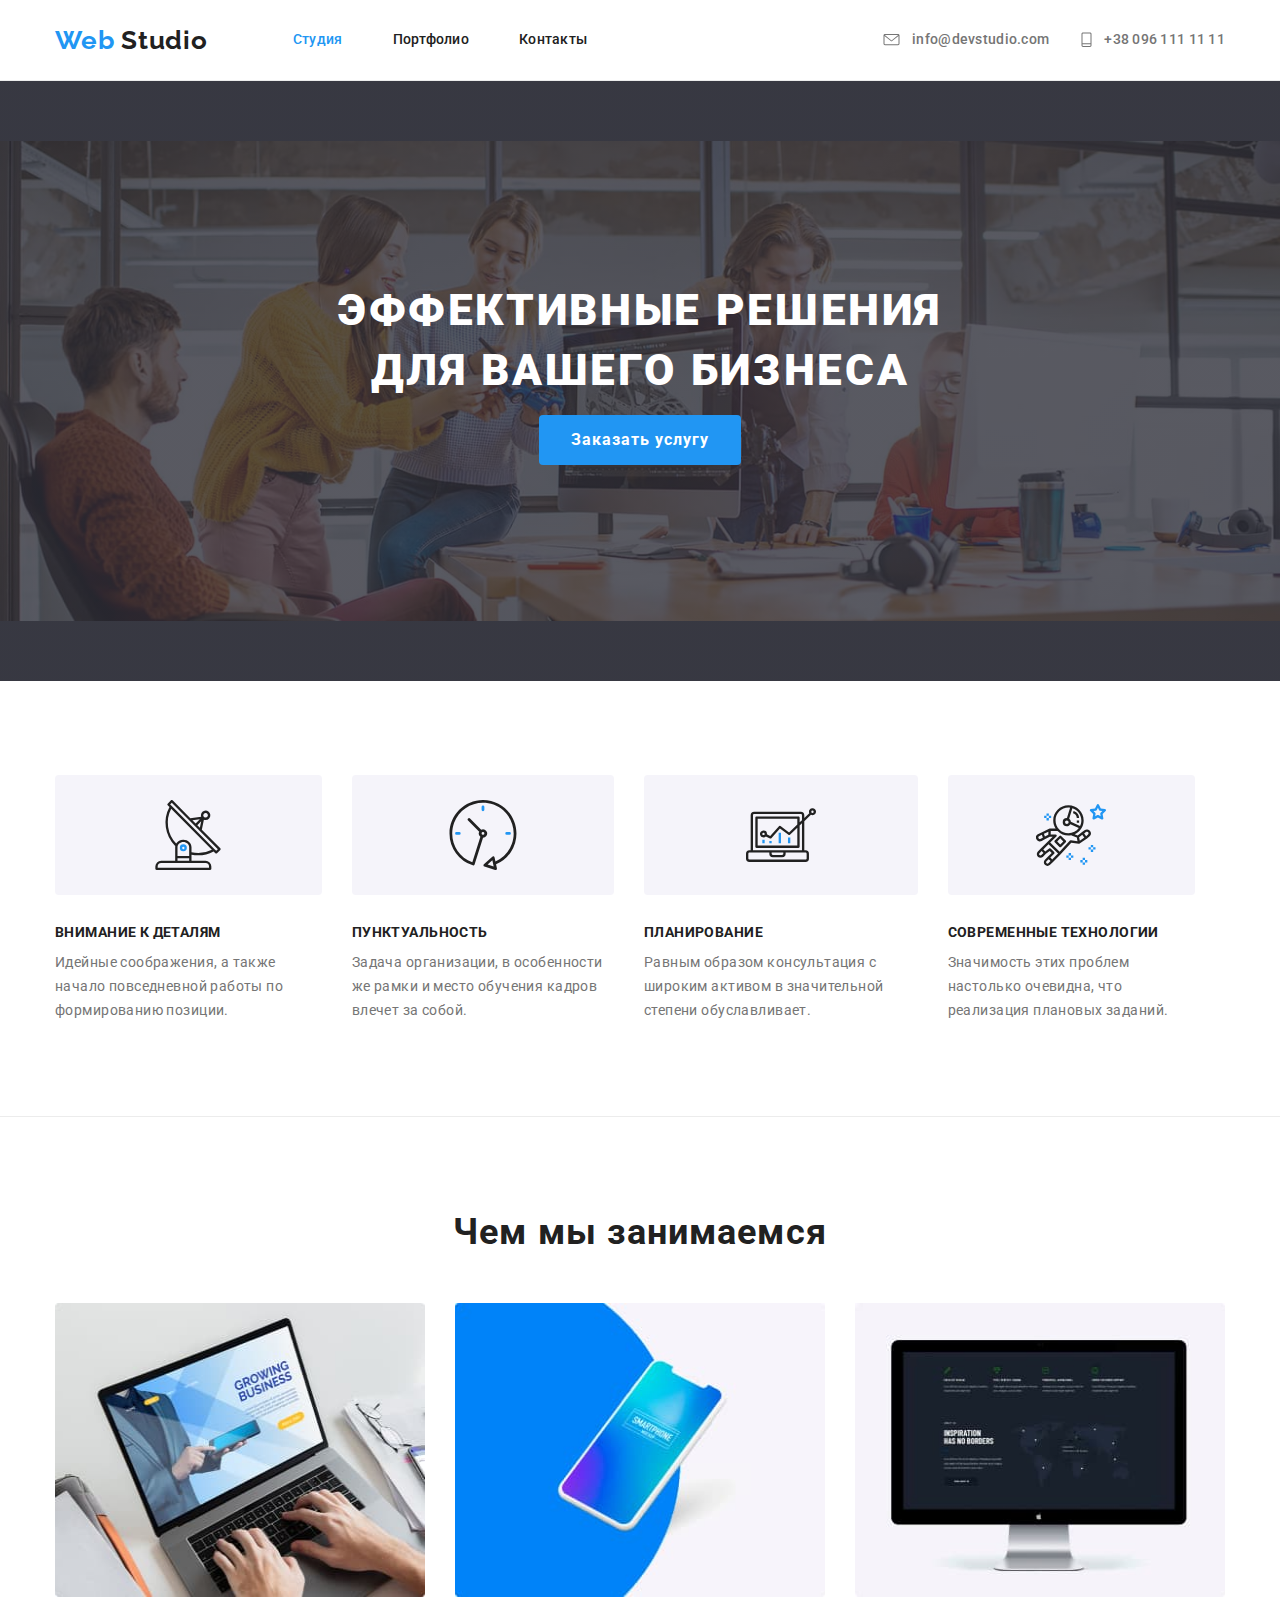
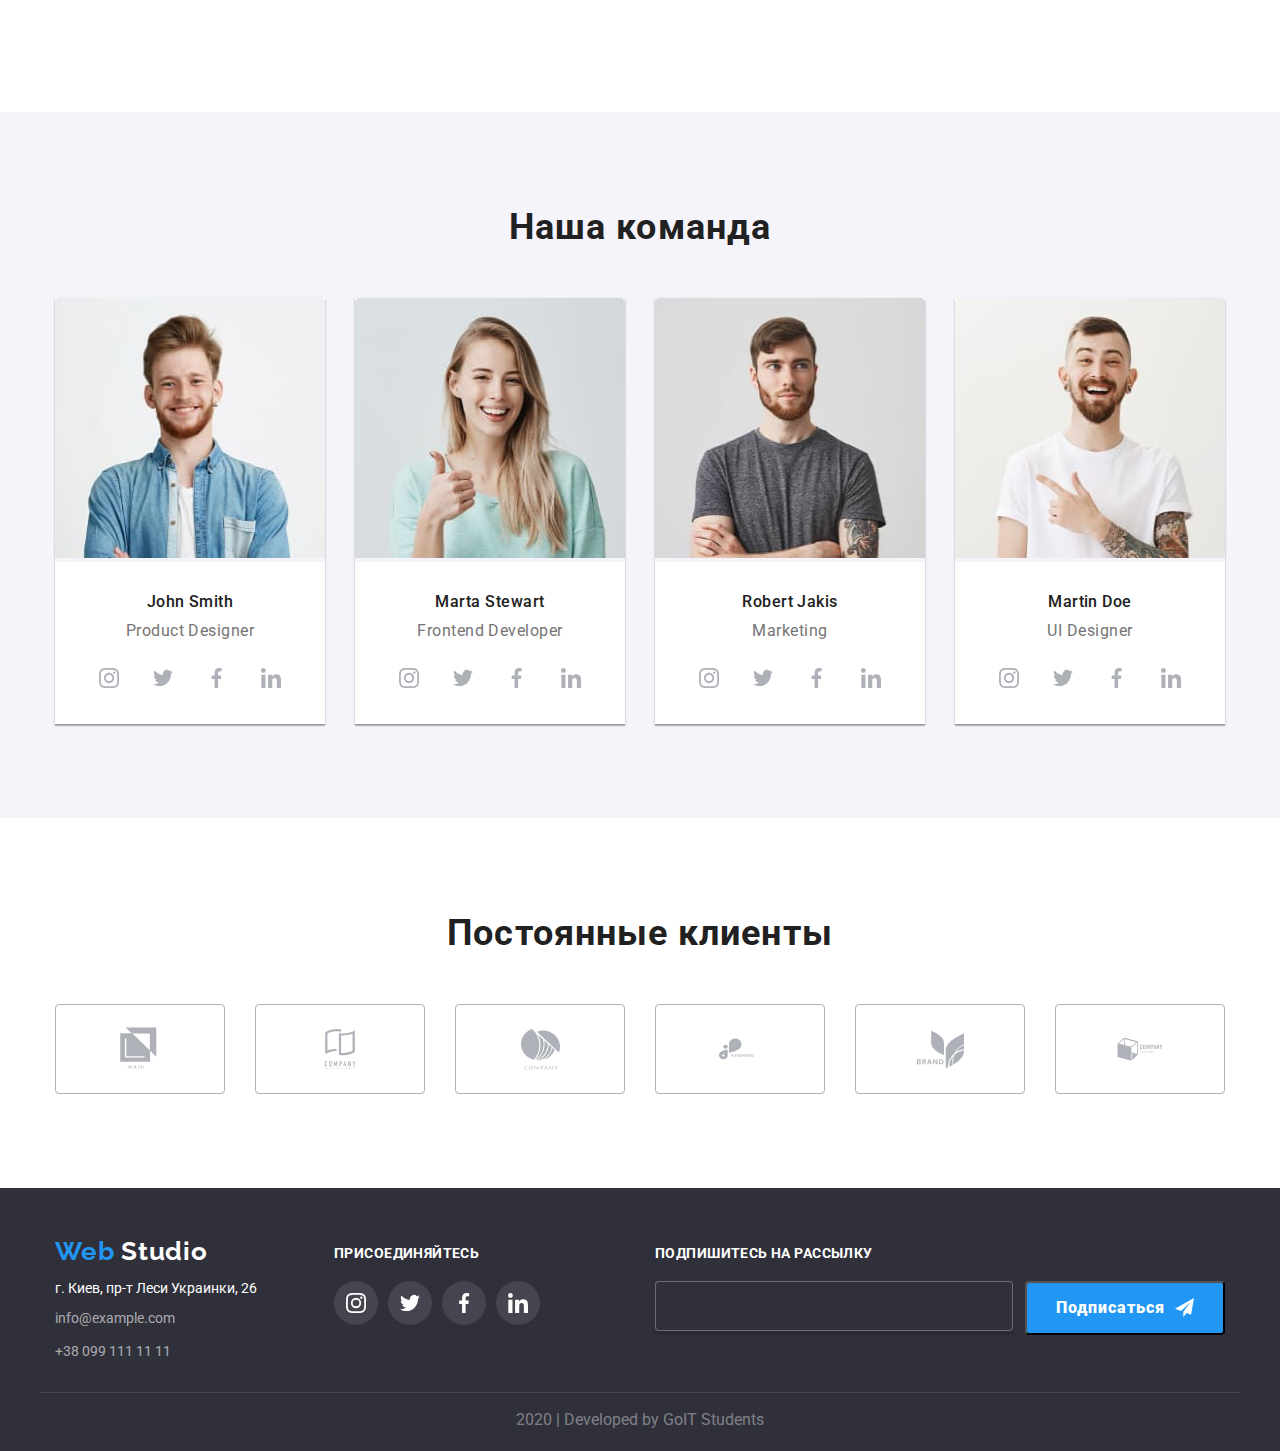
<file: index.html>
<!DOCTYPE html>
<html lang="ru">
  <head>
    <meta charset="UTF-8" />
    <meta name="viewport" content="width=device-width, initial-scale=1.0" />
    <meta http-equiv="X-UA-Compatible" content="IE=Edge" />
    <title>Web Studio v.1</title>
    <link
      href="https://fonts.googleapis.com/css2?family=Raleway:wght@700&family=Roboto:wght@400;500;700;900&display=swap"
      rel="stylesheet"
    />
    <link
      rel="stylesheet"
      href="https://cdnjs.cloudflare.com/ajax/libs/modern-normalize/0.6.0/modern-normalize.min.css"
    />
    <link rel="stylesheet" href="./css/styles.css" />
  </head>

  <body class="page">
    <!-- Шапка сайта -->
    <header class="page-header">
      <div class="container main-nav">
        <nav class="container-nav">
          <a href="./index.html" class="logo">
            Web <span class="logo-studio">Studio</span>
          </a>
          <ul class="site-nav list">
            <li class="item">
              <a href="./index.html" class="link current">Студия</a>
            </li>
            <li class="item">
              <a href="./portfolio.html" class="link">Портфолио</a>
            </li>
            <li class="item"><a href="" class="link">Контакты</a></li>
          </ul>
        </nav>
        <ul class="communication list">
          <li class="item">
            <a href="mailto:info@devstudio.com" target="_blank" class="link">
              <svg class="mail">
                <use
                  href="./images/sprite.svg#mail"
                  width="21px"
                  height="16px"
                ></use>
              </svg>
              info@devstudio.com
            </a>
          </li>
          <li class="item">
            <a href="tel:380961111111" class="link">
              <svg class="telephone">
                <use
                  href="./images/sprite.svg#telefon"
                  width="15px"
                  height="20px"
                ></use>
              </svg>
              +38 096 111 11 11
            </a>
          </li>
        </ul>
      </div>
    </header>

    <main>
      <!-- Герой -->
      <div class="hero">
        <section class="heading">
          <h1 class="hero-title">
            ЭФФЕКТИВНЫЕ РЕШЕНИЯ ДЛЯ ВАШЕГО БИЗНЕСА
          </h1>
          <a href="" target="_blank" class="button-primary">Заказать услугу</a>
        </section>
      </div>
      <!-- Наши преимущества -->
      <div class="advantages">
        <div class="container">
          <h2 class="advantages-title visually-hidden">Наши преимущества</h2>
          <!-- заголовок h2,которого нет в макете ,будет спрятан при стилизации -->
          <ul class="advantages-list list">
            <li class="item details">
              <h3 class="advantages-list-title">Внимание к деталям</h3>
              <p class="advantages-list-text">
                Идейные соображения, а также начало повседневной работы по
                формированию позиции.
              </p>
            </li>
            <li class="item punctuality">
              <h3 class="advantages-list-title">Пунктуальность</h3>
              <p class="advantages-list-text">
                Задача организации, в особенности же рамки и место обучения
                кадров влечет за собой.
              </p>
            </li>
            <li class="item planning">
              <h3 class="advantages-list-title">Планирование</h3>
              <p class="advantages-list-text">
                Равным образом консультация с широким активом в значительной
                степени обуславливает.
              </p>
            </li>
            <li class="item technology">
              <h3 class="advantages-list-title">Современные технологии</h3>
              <p class="advantages-list-text">
                Значимость этих проблем настолько очевидна, что реализация
                плановых заданий.
              </p>
            </li>
          </ul>
        </div>
      </div>
      <!-- Чем мы занимаемся -->
      <div class="work">
        <div class="container">
          <h2 class="work-title">Чем мы занимаемся</h2>
          <ul class="work-list list">
            <li class="item-work">
              <img
                src="./images/notebook.jpg"
                alt="Ноутбук"
                width="370"
                height="294"
              />
              <h3 class="work-list-title">Десктопные приложения</h3>
            </li>
            <li class="item-work">
              <img
                src="./images/smartfon.jpg"
                alt="Смартфон"
                width="370"
                height="294"
              />
              <h3 class="work-list-title">Мобильные приложения</h3>
            </li>
            <li class="item-work">
              <img
                src="./images/monitor.jpg"
                alt="Изображение на мониторе"
                width="370"
                height="294"
              />
              <h3 class="work-list-title">Дизайнерские решения</h3>
            </li>
          </ul>
        </div>
      </div>
      <!-- Наша команда -->
      <section class="team">
        <div class="container">
          <h2 class="team-title">Наша команда</h2>
          <ul class="team-list list">
            <li class="item">
              <img
                src="./images/john.jpg"
                width="270"
                height="260"
                alt="Фото Джона"
              />
              <div class="team-list-card">
                <h3 class="team-list-title">John Smith</h3>
                <p class="team-list-text">Product Designer</p>
                <ul class="team-list-icon">
                  <li>
                    <a
                      href=""
                      aria-label="Ссылка на Instagram"
                      class="team-list-icon-link"
                    >
                      <svg class="team-svg">
                        <use
                          href="./images/sprite.svg#instagram1"
                          width="20px"
                          height="20px"
                        ></use>
                      </svg>
                    </a>
                  </li>
                  <li>
                    <a
                      href=""
                      aria-label="Ссылка на Twitter"
                      class="team-list-icon-link"
                    >
                      <svg class="team-svg">
                        <use
                          href="./images/sprite.svg#twitter1"
                          width="20px"
                          height="20px"
                        ></use>
                      </svg>
                    </a>
                  </li>
                  <li>
                    <a
                      href=""
                      aria-label="Ссылка на Facebook"
                      class="team-list-icon-link"
                    >
                      <svg class="team-svg">
                        <use
                          href="./images/sprite.svg#facebook1"
                          width="20px"
                          height="20px"
                        ></use>
                      </svg>
                    </a>
                  </li>
                  <li>
                    <a
                      href=""
                      aria-label="Ссылка на LinkedIn"
                      class="team-list-icon-link linkedin"
                    >
                      <svg class="team-svg">
                        <use
                          href="./images/sprite.svg#linkedin1"
                          width="20px"
                          height="20px"
                        ></use>
                      </svg>
                    </a>
                  </li>
                </ul>
              </div>
            </li>
            <li class="item">
              <img
                src="./images/marta.jpg"
                width="270"
                height="260"
                alt="Фото Марты"
              />
              <div class="team-list-card">
                <h3 class="team-list-title">Marta Stewart</h3>
                <p class="team-list-text">Frontend Developer</p>
                <ul class="team-list-icon">
                  <li>
                    <a
                      href=""
                      aria-label="Ссылка на Instagram"
                      class="team-list-icon-link"
                    >
                      <svg class="team-svg">
                        <use
                          href="./images/sprite.svg#instagram1"
                          width="20px"
                          height="20px"
                        ></use>
                      </svg>
                    </a>
                  </li>
                  <li>
                    <a
                      href=""
                      aria-label="Ссылка на Twitter"
                      class="team-list-icon-link"
                    >
                      <svg class="team-svg">
                        <use
                          href="./images/sprite.svg#twitter1"
                          width="20px"
                          height="20px"
                        ></use>
                      </svg>
                    </a>
                  </li>
                  <li>
                    <a
                      href=""
                      aria-label="Ссылка на Facebook"
                      class="team-list-icon-link"
                    >
                      <svg class="team-svg">
                        <use
                          href="./images/sprite.svg#facebook1"
                          width="20px"
                          height="20px"
                        ></use>
                      </svg>
                    </a>
                  </li>
                  <li>
                    <a
                      href=""
                      aria-label="Ссылка на LinkedIn"
                      class="team-list-icon-link linkedin"
                    >
                      <svg class="team-svg">
                        <use
                          href="./images/sprite.svg#linkedin1"
                          width="20px"
                          height="20px"
                        ></use>
                      </svg>
                    </a>
                  </li>
                </ul>
              </div>
            </li>
            <li class="item">
              <img
                src="./images/robert.jpg"
                width="270"
                height="260"
                alt="Фото Роберта"
              />
              <div class="team-list-card">
                <h3 class="team-list-title">Robert Jakis</h3>
                <p class="team-list-text">Marketing</p>
                <ul class="team-list-icon">
                  <li>
                    <a
                      href=""
                      aria-label="Ссылка на Instagram"
                      class="team-list-icon-link"
                    >
                      <svg class="team-svg">
                        <use
                          href="./images/sprite.svg#instagram1"
                          width="20px"
                          height="20px"
                        ></use>
                      </svg>
                    </a>
                  </li>
                  <li>
                    <a
                      href=""
                      aria-label="Ссылка на Twitter"
                      class="team-list-icon-link"
                    >
                      <svg class="team-svg">
                        <use
                          href="./images/sprite.svg#twitter1"
                          width="20px"
                          height="20px"
                        ></use>
                      </svg>
                    </a>
                  </li>
                  <li>
                    <a
                      href=""
                      aria-label="Ссылка на Facebook"
                      class="team-list-icon-link"
                    >
                      <svg class="team-svg">
                        <use
                          href="./images/sprite.svg#facebook1"
                          width="20px"
                          height="20px"
                        ></use>
                      </svg>
                    </a>
                  </li>
                  <li>
                    <a
                      href=""
                      aria-label="Ссылка на LinkedIn"
                      class="team-list-icon-link linkedin"
                    >
                      <svg class="team-svg">
                        <use
                          href="./images/sprite.svg#linkedin1"
                          width="20px"
                          height="20px"
                        ></use>
                      </svg>
                    </a>
                  </li>
                </ul>
              </div>
            </li>
            <li class="item">
              <img
                src="./images/martin.jpg"
                width="270"
                height="260"
                alt="Фото Мартина"
              />
              <div class="team-list-card">
                <h3 class="team-list-title">Martin Doe</h3>
                <p class="team-list-text">UI Designer</p>
                <ul class="team-list-icon">
                  <li>
                    <a
                      href=""
                      aria-label="Ссылка на Instagram"
                      class="team-list-icon-link"
                    >
                      <svg class="team-svg">
                        <use
                          href="./images/sprite.svg#instagram1"
                          width="20px"
                          height="20px"
                        ></use>
                      </svg>
                    </a>
                  </li>
                  <li>
                    <a
                      href=""
                      aria-label="Ссылка на Twitter"
                      class="team-list-icon-link"
                    >
                      <svg class="team-svg">
                        <use
                          href="./images/sprite.svg#twitter1"
                          width="20px"
                          height="20px"
                        ></use>
                      </svg>
                    </a>
                  </li>
                  <li>
                    <a
                      href=""
                      aria-label="Ссылка на Facebook"
                      class="team-list-icon-link"
                    >
                      <svg class="team-svg">
                        <use
                          href="./images/sprite.svg#facebook1"
                          width="20px"
                          height="20px"
                        ></use>
                      </svg>
                    </a>
                  </li>
                  <li>
                    <a
                      href=""
                      aria-label="Ссылка на LinkedIn"
                      class="team-list-icon-link linkedin"
                    >
                      <svg class="team-svg">
                        <use
                          href="./images/sprite.svg#linkedin1"
                          width="20px"
                          height="20px"
                        ></use>
                      </svg>
                    </a>
                  </li>
                </ul>
              </div>
            </li>
          </ul>
        </div>
      </section>
      <!-- Постоянные клиенты -->
      <div class="customers">
        <div class="container">
          <h2 class="customers-title">Постоянные клиенты</h2>
          <ul class="customers-list list">
            <li class="item">
              <a
                href=""
                aria-label="Ссылка на сайт компании YA & CO"
                class="customers-list-link"
              >
                <svg class="svg-yaco">
                  <use
                    href="./images/sprite.svg#yaco"
                    width="44px"
                    height="49px"
                  ></use>
                </svg>
              </a>
            </li>
            <li class="item">
              <a
                href=""
                aria-label="Ссылка на сайт компании COMPANY TAGLINE HERE"
                class="customers-list-link"
              >
                <svg class="svg-companytaglinehere">
                  <use
                    href="./images/sprite.svg#companytaglinehere"
                    width="40px"
                    height="52px"
                  ></use>
                </svg>
              </a>
            </li>
            <li class="item">
              <a
                href=""
                aria-label="Ссылка на сайт компании COMPANY"
                class="customers-list-link"
              >
                <svg class="svg-company">
                  <use
                    href="./images/sprite.svg#company"
                    width="41px"
                    height="43px"
                  ></use>
                </svg>
              </a>
            </li>
            <li class="item">
              <a
                href=""
                aria-label="Ссылка на сайт компании FOSTER PETERS"
                class="customers-list-link"
              >
                <svg class="svg-fosterpeters">
                  <use
                    href="./images/sprite.svg#fosterpeters"
                    width="80"
                    height="42"
                  ></use>
                </svg>
              </a>
            </li>
            <li class="item">
              <a
                href=""
                aria-label="Ссылка на сайт компании BRAND"
                class="customers-list-link"
              >
                <svg class="svg-brand">
                  <use
                    href="./images/sprite.svg#brand"
                    width="59px"
                    height="47px"
                  ></use>
                </svg>
              </a>
            </li>
            <li class="item">
              <a
                href=""
                aria-label="Ссылка на сайт компании COMPANY TAG LINE"
                class="customers-list-link"
              >
                <svg class="svg-companytagline">
                  <use
                    href="./images/sprite.svg#companytagline"
                    width="88px"
                    height="45px"
                  ></use>
                </svg>
              </a>
            </li>
          </ul>
        </div>
      </div>
    </main>
    <!-- Футер -->
    <footer class="footer">
      <!-- Адрес -->
      <div class="container footer-container">
        <div class="footer-left-block">
          <a href="./index.html" class="logo footer-logo">
            Web <span class="footer-studio">Studio</span>
          </a>
          <address class="footer-contacts">
            <span class="footer-contacts-address"
              >г. Киев, пр-т Леси Украинки, 26</span
            >
            <span class="footer-mail">info@example.com</span>
            <span class="footer-telephone">+38 099 111 11 11</span>
          </address>
        </div>
        <!-- Ссылки на соц.сети -->
        <div class="footer-social-media">
          <b class="footer-social-media-act">ПРИСОЕДИНЯЙТЕСЬ</b>
          <ul class="footer-social-media-list list">
            <li>
              <a
                href=""
                aria-label="Ссылка на Instagram"
                class="footer-social-media-list-link instagram"
              >
              </a>
            </li>
            <li>
              <a
                href=""
                aria-label="Ссылка на Twitter"
                class="footer-social-media-list-link twitter"
              >
              </a>
            </li>
            <li>
              <a
                href=""
                aria-label="Ссылка на Facebook"
                class="footer-social-media-list-link facebook"
              >
              </a>
            </li>
            <li>
              <a
                href=""
                aria-label="Ссылка на LinkedIn"
                class="footer-social-media-list-link linkedin"
              >
              </a>
            </li>
          </ul>
        </div>
        <!-- Форма подписки на рассылку -->
        <div class="form">
          <b class="form-act">ПОДПИШИТЕСЬ НА РАССЫЛКУ</b>
          <div class="form-input">
            <input type="text" class="footer-input" />
            <button type="button" class="button-secondary">Подписаться</button>
          </div>
        </div>
      </div>
      <div class="container-inscription">
        <p class="footer-inscription">2020 | Developed by GoIT Students</p>
      </div>
    </footer>
  </body>
</html>
</file>
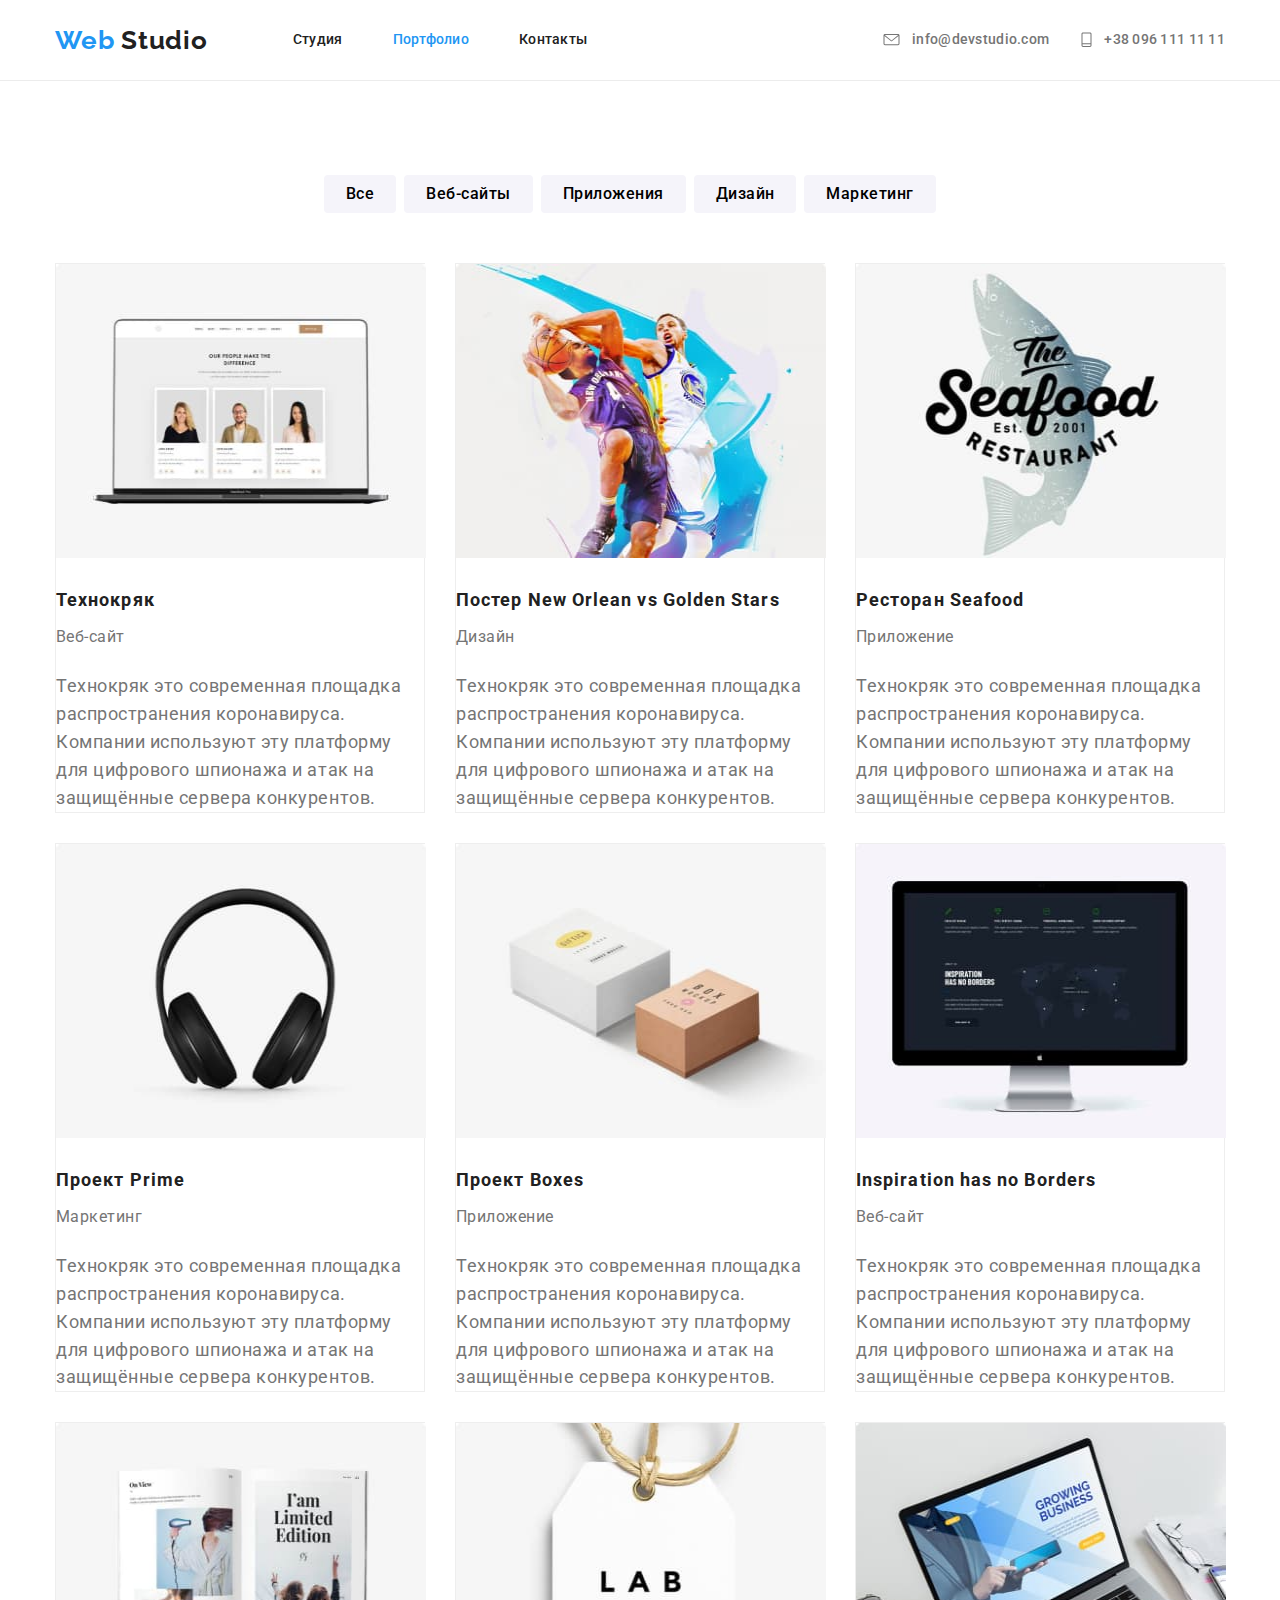
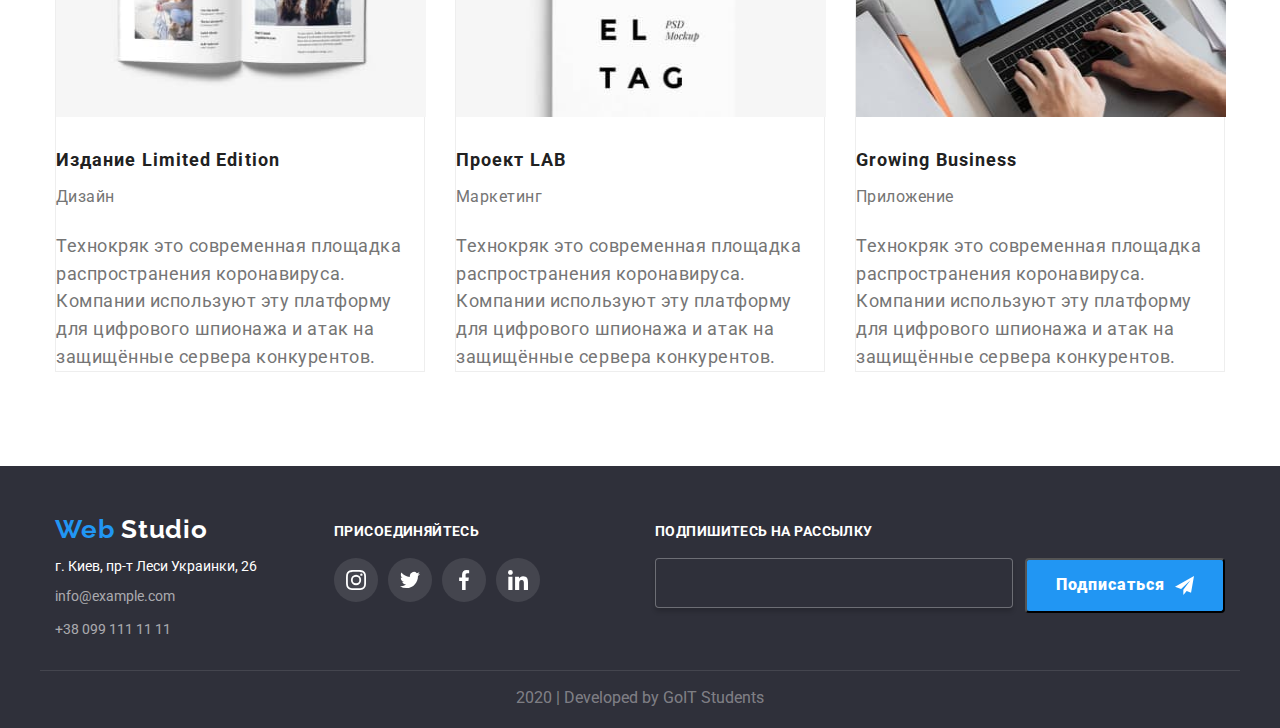
<file: portfolio.html>
<!DOCTYPE html>
<html lang="ru">
  <head>
    <meta charset="UTF-8" />
    <meta name="viewport" content="width=device-width, initial-scale=1.0" />
    <meta http-equiv="X-UA-Compatible" content="IE=Edge" />
    <title>Portfolio</title>
    <link
      href="https://fonts.googleapis.com/css2?family=Raleway:wght@700&family=Roboto:wght@400;500;700;900&display=swap"
      rel="stylesheet"
    />
    <link
      rel="stylesheet"
      href="https://cdnjs.cloudflare.com/ajax/libs/modern-normalize/0.6.0/modern-normalize.min.css"
    />
    <link rel="stylesheet" href="./css/styles.css" />
  </head>
  <body class="page">
    <!-- Шапка сайта -->
    <header class="page-header">
      <div class="container main-nav">
        <nav class="container-nav">
          <a href="./index.html" class="logo">
            Web <span class="logo-studio">Studio</span>
          </a>
          <ul class="site-nav list">
            <li class="item">
              <a href="./index.html" class="link">Студия</a>
            </li>
            <li class="item">
              <a href="./portfolio.html" class="link current">Портфолио</a>
            </li>
            <li class="item"><a href="" class="link">Контакты</a></li>
          </ul>
        </nav>
        <ul class="communication list">
          <li class="item">
            <a href="mailto:info@devstudio.com" target="_blank" class="link">
              <svg class="mail">
                <use href="./images/sprite.svg#mail"></use>
              </svg>
              info@devstudio.com
            </a>
          </li>
          <li class="item">
            <a href="tel:380961111111" class="link">
              <svg class="telephone">
                <use href="./images/sprite.svg#telefon"></use>
              </svg>
              +38 096 111 11 11
            </a>
          </li>
        </ul>
      </div>
    </header>

    <main>
      <!-- Наши проекты и работы -->
      <section class="portfolio">
        <!-- скрытый заголовок -->
        <div class="container">
          <h1 class="portfolio-title visually-hidden">Наши проекты</h1>
          <!-- список фильтров -->
          <ul class="portfolio-list">
            <li class="item-button">
              <button type="button" class="portfolio-list-button">Все</button>
            </li>
            <li class="item-button">
              <button type="button" class="portfolio-list-button">
                Веб-сайты
              </button>
            </li>
            <li class="item-button">
              <button type="button" class="portfolio-list-button">
                Приложения
              </button>
            </li>
            <li class="item-button">
              <button type="button" class="portfolio-list-button">
                Дизайн
              </button>
            </li>
            <li class="item-button">
              <button type="button" class="portfolio-list-button">
                Маркетинг
              </button>
            </li>
          </ul>
          <!-- список проектов -->
          <ul class="portfolio-projectslist">
            <li class="portfolio-projectslist-item">
              <a href="" class="portfolio-projectslist-link">
                <img
                  src="./images/1.jpg"
                  width="370"
                  height="294"
                  alt="3_фотокарточки"
                />
                <div class="portfolio-projectslist-frame">
                  <h2 class="portfolio-projectlist-title">Технокряк</h2>
                  <p class="portfolio-projectlist-type">Веб-сайт</p>
                  <p class="portfolio-projectlist-text">
                    Технокряк это современная площадка распространения
                    коронавируса. Компании используют эту платформу для
                    цифрового шпионажа и атак на защищённые сервера конкурентов.
                  </p>
                </div>
              </a>
            </li>
            <li class="portfolio-projectslist-item">
              <a href="" class="portfolio-projectslist-link">
                <img
                  src="./images/2.jpg"
                  width="370"
                  height="294"
                  alt="баскетболисты"
                />
                <div class="portfolio-projectslist-frame">
                  <h2 class="portfolio-projectlist-title">
                    Постер New Orlean vs Golden Stars
                  </h2>
                  <p class="portfolio-projectlist-type">Дизайн</p>
                  <p class="portfolio-projectlist-text">
                    Технокряк это современная площадка распространения
                    коронавируса. Компании используют эту платформу для
                    цифрового шпионажа и атак на защищённые сервера конкурентов.
                  </p>
                </div>
              </a>
            </li>
            <li class="portfolio-projectslist-item">
              <a href="" class="portfolio-projectslist-link">
                <img
                  src="./images/3.jpg"
                  width="370"
                  height="294"
                  alt="логотип Seafood"
                />
                <div class="portfolio-projectslist-frame">
                  <h2 class="portfolio-projectlist-title">Ресторан Seafood</h2>
                  <p class="portfolio-projectlist-type">Приложение</p>
                  <p class="portfolio-projectlist-text">
                    Технокряк это современная площадка распространения
                    коронавируса. Компании используют эту платформу для
                    цифрового шпионажа и атак на защищённые сервера конкурентов.
                  </p>
                </div>
              </a>
            </li>
            <li class="portfolio-projectslist-item">
              <a href="" class="portfolio-projectslist-link">
                <img
                  src="./images/4.jpg"
                  width="370"
                  height="294"
                  alt="наушники"
                />
                <div class="portfolio-projectslist-frame">
                  <h2 class="portfolio-projectlist-title">Проект Prime</h2>
                  <p class="portfolio-projectlist-type">Маркетинг</p>
                  <p class="portfolio-projectlist-text">
                    Технокряк это современная площадка распространения
                    коронавируса. Компании используют эту платформу для
                    цифрового шпионажа и атак на защищённые сервера конкурентов.
                  </p>
                </div>
              </a>
            </li>
            <li class="portfolio-projectslist-item">
              <a href="" class="portfolio-projectslist-link">
                <img
                  src="./images/5.jpg"
                  width="370"
                  height="294"
                  alt="2 коробка"
                />
                <div class="portfolio-projectslist-frame">
                  <h2 class="portfolio-projectlist-title">Проект Boxes</h2>
                  <p class="portfolio-projectlist-type">Приложение</p>
                  <p class="portfolio-projectlist-text">
                    Технокряк это современная площадка распространения
                    коронавируса. Компании используют эту платформу для
                    цифрового шпионажа и атак на защищённые сервера конкурентов.
                  </p>
                </div>
              </a>
            </li>
            <li class="portfolio-projectslist-item">
              <a href="" class="portfolio-projectslist-link">
                <img
                  src="./images/6.jpg"
                  width="370"
                  height="294"
                  alt="монитор"
                />
                <div class="portfolio-projectslist-frame">
                  <h2 class="portfolio-projectlist-title">
                    Inspiration has no Borders
                  </h2>
                  <p class="portfolio-projectlist-type">Веб-сайт</p>
                  <p class="portfolio-projectlist-text">
                    Технокряк это современная площадка распространения
                    коронавируса. Компании используют эту платформу для
                    цифрового шпионажа и атак на защищённые сервера конкурентов.
                  </p>
                </div>
              </a>
            </li>
            <li class="portfolio-projectslist-item">
              <a href="" class="portfolio-projectslist-link">
                <img
                  src="./images/7.jpg"
                  width="370"
                  height="294"
                  alt="журнал"
                />
                <div class="portfolio-projectslist-frame">
                  <h2 class="portfolio-projectlist-title">
                    Издание Limited Edition
                  </h2>
                  <p class="portfolio-projectlist-type">Дизайн</p>
                  <p class="portfolio-projectlist-text">
                    Технокряк это современная площадка распространения
                    коронавируса. Компании используют эту платформу для
                    цифрового шпионажа и атак на защищённые сервера конкурентов.
                  </p>
                </div>
              </a>
            </li>
            <li class="portfolio-projectslist-item">
              <a href="" class="portfolio-projectslist-link">
                <img
                  src="./images/8.jpg"
                  width="370"
                  height="294"
                  alt="бирка LAB EL TAG"
                />
                <div class="portfolio-projectslist-frame">
                  <h2 class="portfolio-projectlist-title">Проект LAB</h2>
                  <p class="portfolio-projectlist-type">Маркетинг</p>
                  <p class="portfolio-projectlist-text">
                    Технокряк это современная площадка распространения
                    коронавируса. Компании используют эту платформу для
                    цифрового шпионажа и атак на защищённые сервера конкурентов.
                  </p>
                </div>
              </a>
            </li>
            <li class="portfolio-projectslist-item">
              <a href="" class="portfolio-projectslist-link">
                <img
                  src="./images/9.jpg"
                  width="370"
                  height="294"
                  alt="ноутбук"
                />
                <div class="portfolio-projectslist-frame">
                  <h2 class="portfolio-projectlist-title">Growing Business</h2>
                  <p class="portfolio-projectlist-type">Приложение</p>
                  <p class="portfolio-projectlist-text">
                    Технокряк это современная площадка распространения
                    коронавируса. Компании используют эту платформу для
                    цифрового шпионажа и атак на защищённые сервера конкурентов.
                  </p>
                </div>
              </a>
            </li>
          </ul>
        </div>
      </section>
    </main>

    <!-- Футер -->
    <footer class="footer">
      <!-- Адрес -->
      <div class="container footer-container">
        <div class="footer-left-block">
          <a href="./index.html" class="logo footer-logo">
            Web <span class="footer-studio">Studio</span>
          </a>
          <address class="footer-contacts">
            <span class="footer-contacts-address"
              >г. Киев, пр-т Леси Украинки, 26</span
            >
            <span class="footer-mail">info@example.com</span>
            <span class="footer-telephone">+38 099 111 11 11</span>
          </address>
        </div>
        <!-- Ссылки на соц.сети -->
        <div class="footer-social-media">
          <b class="footer-social-media-act">ПРИСОЕДИНЯЙТЕСЬ</b>
          <ul class="footer-social-media-list list">
            <li>
              <a
                href=""
                aria-label="Ссылка на Instagram"
                class="footer-social-media-list-link instagram"
              >
              </a>
            </li>
            <li>
              <a
                href=""
                aria-label="Ссылка на Twitter"
                class="footer-social-media-list-link twitter"
              >
              </a>
            </li>
            <li>
              <a
                href=""
                aria-label="Ссылка на Facebook"
                class="footer-social-media-list-link facebook"
              >
              </a>
            </li>
            <li>
              <a
                href=""
                aria-label="Ссылка на LinkedIn"
                class="footer-social-media-list-link linkedin"
              >
              </a>
            </li>
          </ul>
        </div>
        <!-- Форма подписки на рассылку -->
        <div class="form">
          <b class="form-act">ПОДПИШИТЕСЬ НА РАССЫЛКУ</b>
          <div class="form-input">
            <input type="text" class="footer-input" />
            <button type="button" class="button-secondary">Подписаться</button>
          </div>
        </div>
      </div>
      <div class="container-inscription">
        <p class="footer-inscription">2020 | Developed by GoIT Students</p>
      </div>
    </footer>
  </body>
</html>
</file>
<file: css/styles.css>
:root {
  --primary-text-color: #757575;
  --title-text-color: #212121;
  --accent-color: #2196f3;
  --other-text-color: #ffffff;
  --primary-bg-color: #ffffff;
  --button-text-color: #ffffff;
  --footer-bg-color: #2f303a;
  --header-bg-color: #ffffff;
  --address-text-color: rgba(255, 255, 255, 0.6);
  --footer-inscription-color: rgba(255, 255, 255, 0.4);
  --section-bg-color: #f5f4fa;
  --portfolio-bg-color: #ffffff;
  --advantages-border-color: #ececec;
  --footer-border-color: rgba(255, 255, 255, 0.1);
  --portfolio-header-border-color: #ececec;
  --portfolio-image-border-color: #eeeeee;
}

html {
  box-sizing: border-box;
}

*,
*::before,
*::after {
  box-sizing: inherit;
}

/* body */

.page {
  margin: 0;

  font-family: Roboto, sans-serif;
  font-style: normal;
  color: var(--primary-text-color);
  background-color: var(--primary-bg-color);
}
a {
  text-decoration: none;
}

.container {
  width: 1200px;
  padding-left: 15px;
  padding-right: 15px;
  margin-left: auto;
  margin-right: auto;
  /* outline: 2px solid tomato; */
}
.advantages-title,
.work-title,
.team-title,
.customers-title,
.portfolio-title {
  margin: 0;
  margin-bottom: 50px;

  font-family: Roboto, sans-serif;
  font-style: normal;
  font-weight: 700;
  font-size: 36px;
  line-height: 1.17;
  text-align: center;
  letter-spacing: 0.03em;
  color: var(--title-text-color);
}
.visually-hidden {
  position: absolute;
  width: 1px;
  height: 1px;
  margin: -1px;
  border: 0px;
  padding: 0px;
  clip: rect(0 0 0 0);
  overflow: hidden;
}
.advantages-list .item,
.work-list .item-work,
.team-list .item,
.customers-list .item {
  margin-right: 30px;
}

.list,
.team-list-icon {
  display: flex;
  list-style: none;
  margin: 0;
  padding: 0;
}

/* Шапка сайта */

.page-header {
  background-color: var(--header-bg-color);
  border-bottom: 1px solid var(--portfolio-header-border-color);
}

.logo {
  margin-right: 85px;
  font-family: Raleway, sans-serif;
  font-style: normal;
  font-weight: 700;
  font-size: 26px;
  line-height: 1.19;
  letter-spacing: 0.03em;
  color: var(--accent-color);
}
.logo-studio {
  color: var(--title-text-color);
}

.main-nav,
.container-nav {
  display: flex;
  align-items: center;
}
.site-nav .item {
  margin-right: 50px;
}
.site-nav .item:last-child {
  margin-right: 0;
}
.site-nav .link {
  display: block;
  padding-top: 32px;
  padding-bottom: 32px;

  font-family: Roboto, sans-serif;
  font-style: normal;
  font-weight: 500;
  font-size: 14px;
  line-height: 1.14;
  letter-spacing: 0.02em;
  color: var(--title-text-color);
}
.site-nav .link:hover,
.site-nav .link:focus {
  color: var(--accent-color);
}
.site-nav .link.current {
  color: var(--accent-color);
}

.communication {
  /* outline: 1px solid green; */
  margin-left: auto;
  display: flex;
  align-items: center;
}
.communication .item {
  align-items: center;
}
.communication .item + .item {
  margin-left: 30px;
}

.communication .link {
  /* outline: 1px solid red; */
  display: flex;
  align-items: center;
  font-family: Roboto, sans-serif;
  font-style: normal;
  font-weight: 500;
  font-size: 14px;
  line-height: 1.14;
  letter-spacing: 0.02em;
  color: var(--primary-text-color);
}
.communication .link:hover,
.communication .link:focus {
  color: var(--accent-color);
}
.communication .mail {
  width: 21px;
  height: 16px;
  margin-right: 10px;
  fill: currentColor;
}
.communication .telephone {
  width: 15px;
  height: 20px;
  margin-right: 10px;
  fill: currentColor;
}

/* CSS для вкладки Студия (index.html)*/

/* Герой */

.hero {
  padding-top: 200px;
  padding-bottom: 200px;
  max-width: 1600px;
  min-width: 1200px;
  background-image: linear-gradient(
      rgba(47, 48, 58, 0.8),
      rgba(47, 48, 58, 0.8)
    ),
    url("../images/hero.jpg");
  background-size: contain;
  background-position: center;
  background-repeat: no-repeat;
  background-color: rgba(47, 48, 58, 0.8);
  text-align: center;
  /* outline: 2px solid green; */
}
.heading {
  /* outline: 2px solid tomato; */
  margin-left: auto;
  margin-right: auto;
  padding-left: 15px;
  padding-right: 15px;

  width: 646px;
  height: 200px;
  text-align: center;
}
.hero-title {
  margin-top: 0;
  margin-bottom: 30px;

  height: 104px;
  font-family: Roboto, sans-serif;
  font-style: normal;
  font-weight: 900;
  font-size: 44px;
  line-height: 1.36;
  letter-spacing: 0.06em;
  text-transform: uppercase;
  text-align: center;
  color: #ffffff;
}
.button-primary {
  display: inline-block;
  padding: 10px 32px;

  width: 200;
  font-family: Roboto, sans-serif;
  font-style: normal;
  font-weight: 700;
  font-size: 16px;
  line-height: 1.88;
  align-items: center;
  text-align: center;
  letter-spacing: 0.06em;
  color: var(--button-text-color);
  background-color: var(--accent-color);
  border-radius: 4px;
}

/* Наши преимущества */

.advantages {
  padding-top: 94px;
  padding-bottom: 94px;
  border-bottom: 1px solid var(--advantages-border-color);
}

.advantages-list .item::before {
  content: "";
  height: 120px;
  display: block;
  background-color: var(--section-bg-color);
  border-radius: 4px;
  background-repeat: no-repeat;
  background-position: center;
}
.advantages-list .details::before {
  background-image: url("../images/antenna.svg");
}
.advantages-list .punctuality::before {
  background-image: url("../images/vector.svg");
}
.advantages-list .planning::before {
  background-image: url("../images/diagram.svg");
}
.advantages-list .technology::before {
  background-image: url("../images/cosmonaut.svg");
}
.advantages-images {
  display: inline-block;
}
.advantages-list-text {
  margin: 0;
  margin-top: 10px;

  font-family: Roboto, sans-serif;
  font-style: normal;
  font-weight: 400;
  font-size: 14px;
  line-height: 1.7;
  letter-spacing: 0.03em;
  color: var(--primary-text-color);
}
.advantages-list-title {
  margin: 0;
  margin-top: 30px;

  font-family: Roboto, sans-serif;
  font-style: normal;
  font-weight: 700;
  font-size: 14px;
  line-height: 1.14;
  letter-spacing: 0.03em;
  text-transform: uppercase;
  color: var(--title-text-color);
}

/* Чем мы занимаемся */

.work {
  padding-top: 94px;
  padding-bottom: 94px;
}
.item-work {
  border-radius: 4px;
}
.item-work:nth-child(3n) {
  margin-right: 0;
}
.work-list-title {
  margin: 0;

  font-family: Roboto, sans-serif;
  font-style: normal;
  font-weight: 700;
  font-size: 14px;
  line-height: 1.14;
  text-align: center;
  letter-spacing: 0.03em;
  text-transform: uppercase;
  color: var(--other-text-color);
}

/* Наша команда */

.team {
  min-width: 1200px;
  margin-left: auto;
  margin-right: auto;
  background-repeat: no-repeat;
  background-size: cover;
  background-position: center;
  padding-top: 94px;
  padding-bottom: 94px;
  background-color: var(--section-bg-color);
}

.team-list > .item {
  box-shadow: 0px 2px 1px rgba(0, 0, 0, 0.2), 0px 1px 1px rgba(0, 0, 0, 0.14),
    0px 1px 3px rgba(0, 0, 0, 0.12);
}
.team-list > .item:nth-child(4n) {
  margin-right: 0;
}
.team-list-card {
  background-color: var(--primary-bg-color);
  padding-top: 30px;
  padding-bottom: 24px;
}
.team-list-title {
  margin: 0;

  font-family: Roboto, sans-serif;
  font-style: normal;
  font-weight: 500;
  font-size: 16px;
  line-height: 1.19;
  text-align: center;
  letter-spacing: 0.03em;
  color: var(--title-text-color);
}
.team-list-text {
  margin: 0;
  margin-top: 10px;

  font-family: Roboto, sans-serif;
  font-style: normal;
  font-weight: 400;
  font-size: 16px;
  line-height: 1.19;
  text-align: center;
  letter-spacing: 0.03em;
  color: var(--primary-text-color);
}
.team-list-icon {
  display: flex;
  justify-content: space-evenly;
  margin-top: 16px;
  text-align: center;
  padding-right: 32px;
  padding-left: 32px;
}
.team-list-icon-link {
  padding: 12px;
  display: block;
  width: 44px;
  height: 44px;
  border-radius: 50%;
  margin-right: 10px;
  fill: #afb1b8;
}
.team-list-icon-link:hover,
.team-list-icon-link:focus {
  background-color: var(--accent-color);
  fill: var(--primary-bg-color);
}
.team-list-icon .linkedin {
  margin-right: 0;
}
.team-svg {
  width: 20px;
  height: 20px;
}

/* Постоянные клиенты */

.customers {
  padding-top: 94px;
  padding-bottom: 94px;
}
.customers-list > .item:nth-child(6n) {
  margin-right: 0;
}
.customers-list .item {
  width: 170px;
  height: 90px;
}
.customers-list-link {
  display: flex;
  justify-content: center;
  align-items: center;
  border: 1px solid #afb1b8;
  box-sizing: border-box;
  border-radius: 4px;
  width: 170px;
  height: 90px;
  fill: #afb1b8;
}
.customers-list-link:hover,
.customers-list-link:focus {
  border: 1px solid var(--accent-color);
  fill: var(--accent-color);
}
.svg-yaco {
  display: inline-block;
  width: 44px;
  height: 49px;
}
.svg-companytaglinehere {
  width: 40px;
  height: 52px;
}
.svg-company {
  width: 41px;
  height: 43px;
}
.svg-fosterpeters {
  width: 80px;
  height: 42px;
}
.svg-brand {
  width: 59px;
  height: 47px;
}
.svg-companytagline {
  width: 88px;
  height: 45px;
}

/* CSS для вкладки Портфолио (portfolio.html) */

.portfolio {
  background-color: var(--portfolio-bg-color);
  padding-top: 94px;
  padding-bottom: 94px;
}

.portfolio-list,
.portfolio-projectslist {
  list-style: none;
  padding: 0;
  margin: 0;
}

.portfolio-list {
  display: flex;
  margin-bottom: 50px;
  margin-left: auto;
  margin-right: auto;
  /* outline: 2px solid tomato; */
  width: 632px;
  align-items: center;
}
.portfolio-list .item-button + .item-button {
  margin-left: 8px;
}
.portfolio-list-button {
  display: inline-block;
  padding: 6px 22px;

  font-family: Roboto, sans-serif;
  font-style: normal;
  font-weight: 500;
  font-size: 16px;
  line-height: 1.62;
  text-align: center;
  letter-spacing: 0.03em;
  background: var(--section-bg-color);
  border: none;
  border-radius: 4px;
}
.portfolio-list-button:hover,
.portfolio-list-button:focus {
  color: var(--button-text-color);
  background: var(--accent-color);
  box-shadow: 0px 2px 2px rgba(0, 0, 0, 0.12), 0px 1px 2px rgba(0, 0, 0, 0.08),
    0px 3px 1px rgba(0, 0, 0, 0.1);
  border-radius: 4px;
}
.portfolio-projectslist {
  display: flex;
  flex-wrap: wrap;
}
.portfolio-projectslist-item {
  margin-bottom: 30px;
  margin-right: 30px;

  width: calc((100% - 2 * 30px) / 3);
  /* outline: 1px solid teal; */
}
.portfolio-projectslist-item:nth-child(3n) {
  margin-right: 0;
}
.portfolio-projectslist-item:nth-last-child(-n + 3) {
  margin-bottom: 0;
}
.portfolio-projectslist-link {
  display: block;
  border: 1px solid #eeeeee;
}
.portfolio-projectslist-link:hover,
.portfolio-projectslist-link:focus {
  box-shadow: 1px 4px 6px rgba(0, 0, 0, 0.16), 0px 4px 4px rgba(0, 0, 0, 0.06),
    0px 1px 1px rgba(0, 0, 0, 0.12);
}
.portfolio-projectslist-frame {
  background-color: var(--primary-bg-color);
}
.portfolio-projectlist-title {
  margin: 0;
  margin-top: 20px;

  font-family: Roboto, sans-serif;
  font-style: normal;
  font-weight: 700;
  font-size: 18px;
  line-height: 2;
  letter-spacing: 0.06em;
  color: var(--title-text-color);
}

.portfolio-projectlist-type {
  margin: 0;
  margin-top: 4px;
  margin-bottom: 20px;

  font-family: Roboto, sans-serif;
  font-style: normal;
  font-weight: 400;
  font-size: 16px;
  line-height: 1.87;
  letter-spacing: 0.03em;
  color: var(--primary-text-color);
}
.portfolio-projectlist-text {
  margin: 0;

  font-family: Roboto, sans-serif;
  font-style: normal;
  font-weight: 400;
  font-size: 18px;
  line-height: 1.55;
  letter-spacing: 0.03em;
  color: var(--primary-text-color);
}

/* Футер */

.footer {
  background-color: var(--footer-bg-color);
  min-width: 1200px;
}
.footer-container {
  display: flex;
  border-bottom: 1px solid var(--footer-border-color);
}
.footer-left-block {
  display: inline-block;
  width: 210px;
  margin: 0;
  margin-top: 48px;
  margin-right: 69px;
  margin-bottom: 28px;
}
.footer-logo {
  display: inline-block;
  margin: 0;
  margin-bottom: 10px;
}
.footer-studio {
  color: var(--button-text-color);
}
.footer-contacts {
  display: flex;
  flex-direction: column;
  font-family: Roboto, sans-serif;
  font-style: normal;
  font-weight: 400;
  font-size: 14px;
  line-height: 1.71;
  color: var(--address-text-color);
}
.footer-contacts-address {
  width: 231px;
  height: 21px;
  display: inline-block;
  margin-bottom: 9px;
  color: var(--other-text-color);
}
.footer-mail {
  display: inline-block;
  margin-bottom: 9px;
}
.footer-social-media {
  display: inline-block;
  width: 270px;
  margin: 0;
  margin-top: 56px;
  margin-right: 94px;
  margin-bottom: 56px;
}
.footer-social-media-act,
.form-act {
  display: inline-block;
  margin-bottom: 21px;
  color: var(--other-text-color);
  font-family: Roboto;
  font-style: normal;
  font-weight: bold;
  font-size: 14px;
  line-height: 0.88;
  letter-spacing: 0.03em;
  text-transform: uppercase;
}
.footer-social-media-list-link {
  display: inline-block;
  width: 44px;
  height: 44px;
  background-color: rgba(255, 255, 255, 0.1);
  background-repeat: no-repeat;
  background-position: center;
  border-radius: 50%;
  margin-right: 10px;
}
.footer-social-media-list-link:hover,
.footer-social-media-list-link:focus {
  background-color: var(--accent-color);
}

.footer-social-media-list .instagram {
  background-image: url("../images/instagram.svg");
}
.footer-social-media-list .twitter {
  background-image: url("../images/twitter.svg");
}
.footer-social-media-list .facebook {
  background-image: url("../images/facebook.svg");
}
.footer-social-media-list .linkedin {
  background-image: url("../images/linkedin.svg");
  margin-right: 0;
}

.form {
  display: inline-block;
  margin: 0;
  margin-top: 56px;
  margin-left: auto;
  margin-bottom: 50px;
}
.form-input {
  display: flex;
}
.footer-input {
  width: 358px;
  height: 50px;
  background: #2f303a;
  border: 1px solid rgba(255, 255, 255, 0.3);
  box-sizing: border-box;
  box-shadow: 0px 4px 4px rgba(0, 0, 0, 0.15);
  border-radius: 4px;
}
.button-secondary {
  display: inline-flex;
  padding: 10px 29px;
  margin-left: 12px;

  max-width: 200px;
  font-family: Roboto, sans-serif;
  font-style: normal;
  font-weight: 900;
  font-size: 16px;
  line-height: 1.88;
  align-items: center;
  text-align: center;
  letter-spacing: 0.06em;
  color: var(--button-text-color);
  background-color: var(--accent-color);
  border-radius: 4px;
  cursor: pointer;
}
.button-secondary::after {
  content: "";
  margin-left: 10px;
  width: 24px;
  height: 24px;
  background-image: url("../images/icon-send.svg");
  background-size: contain;
  background-repeat: no-repeat;
  background-position: center;
}
.container-inscription {
  margin: 0;
  margin-left: auto;
  margin-right: auto;
  padding-top: 18px;
  padding-bottom: 21px;

  width: 310px;
  /* outline: 1px solid tomato; */
  text-align: center;
}
.footer-inscription {
  margin: 0;
  color: var(--footer-inscription-color);
}
</file>
